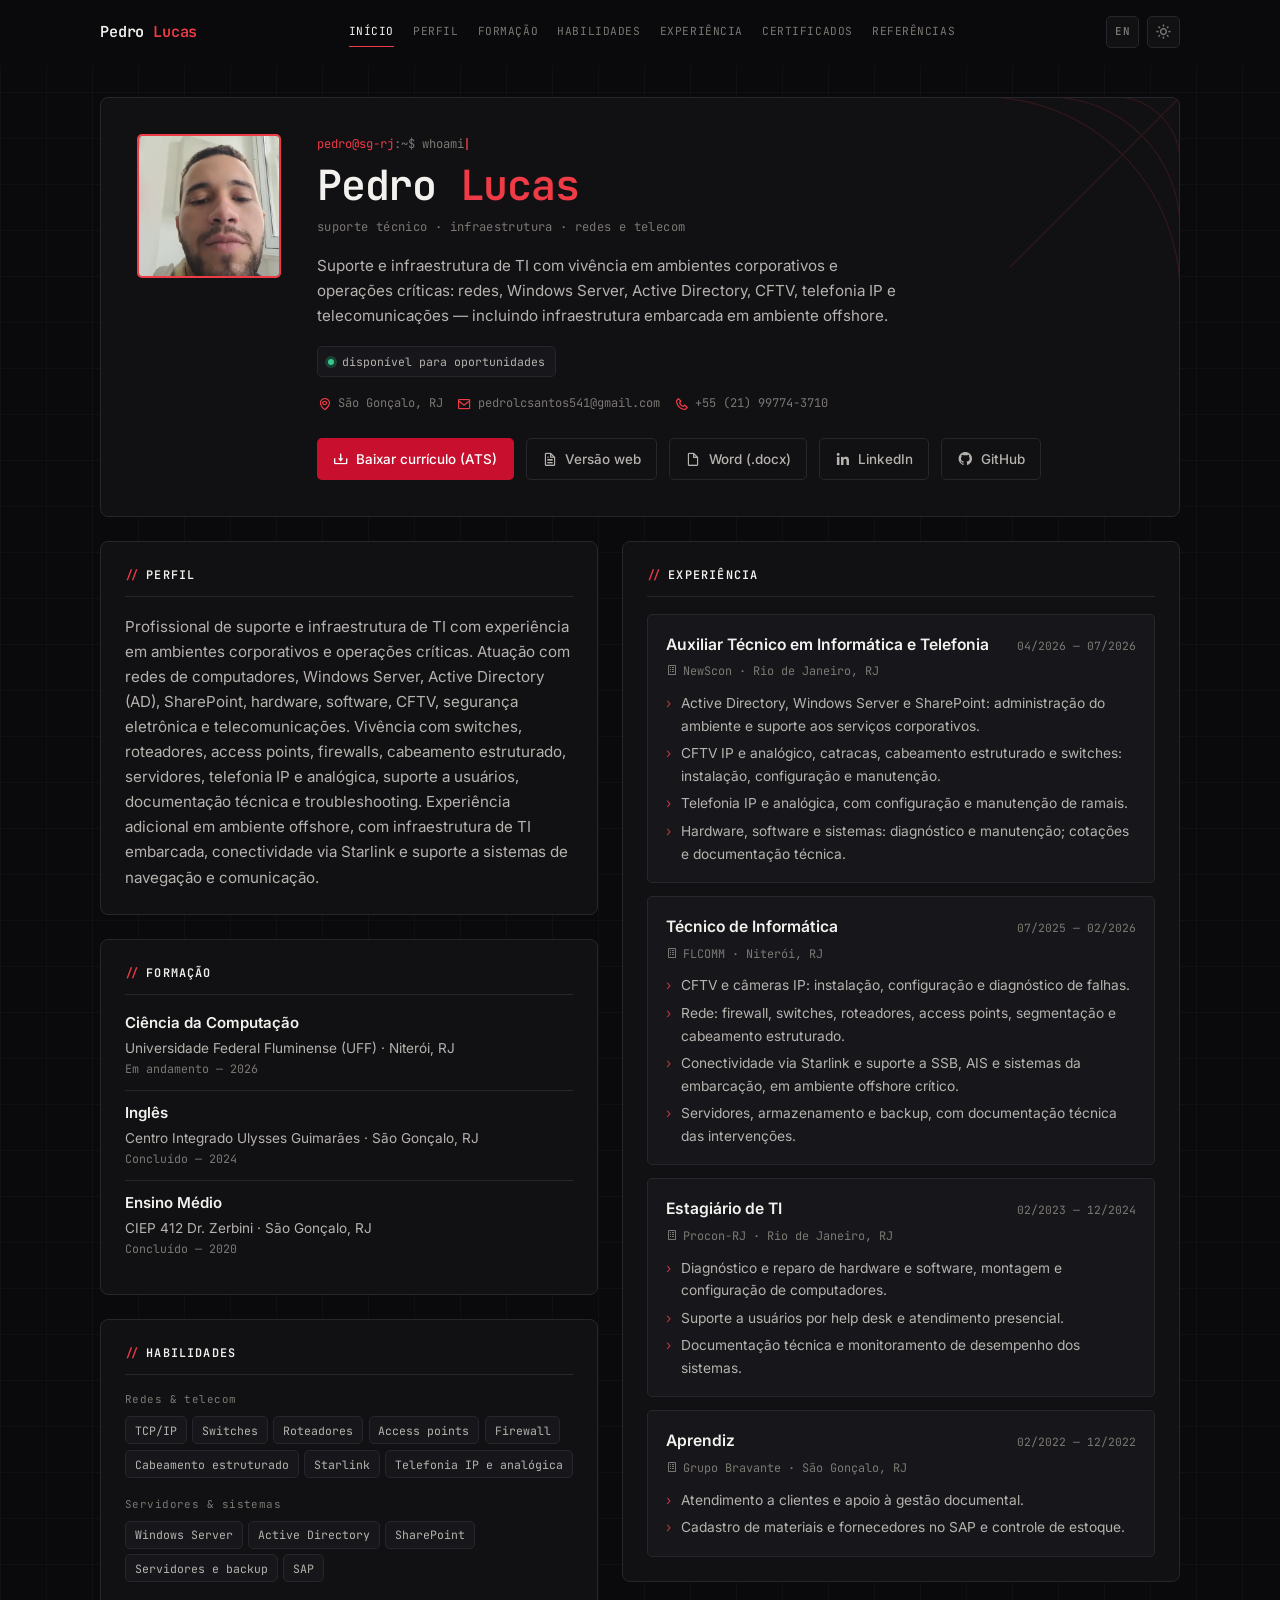
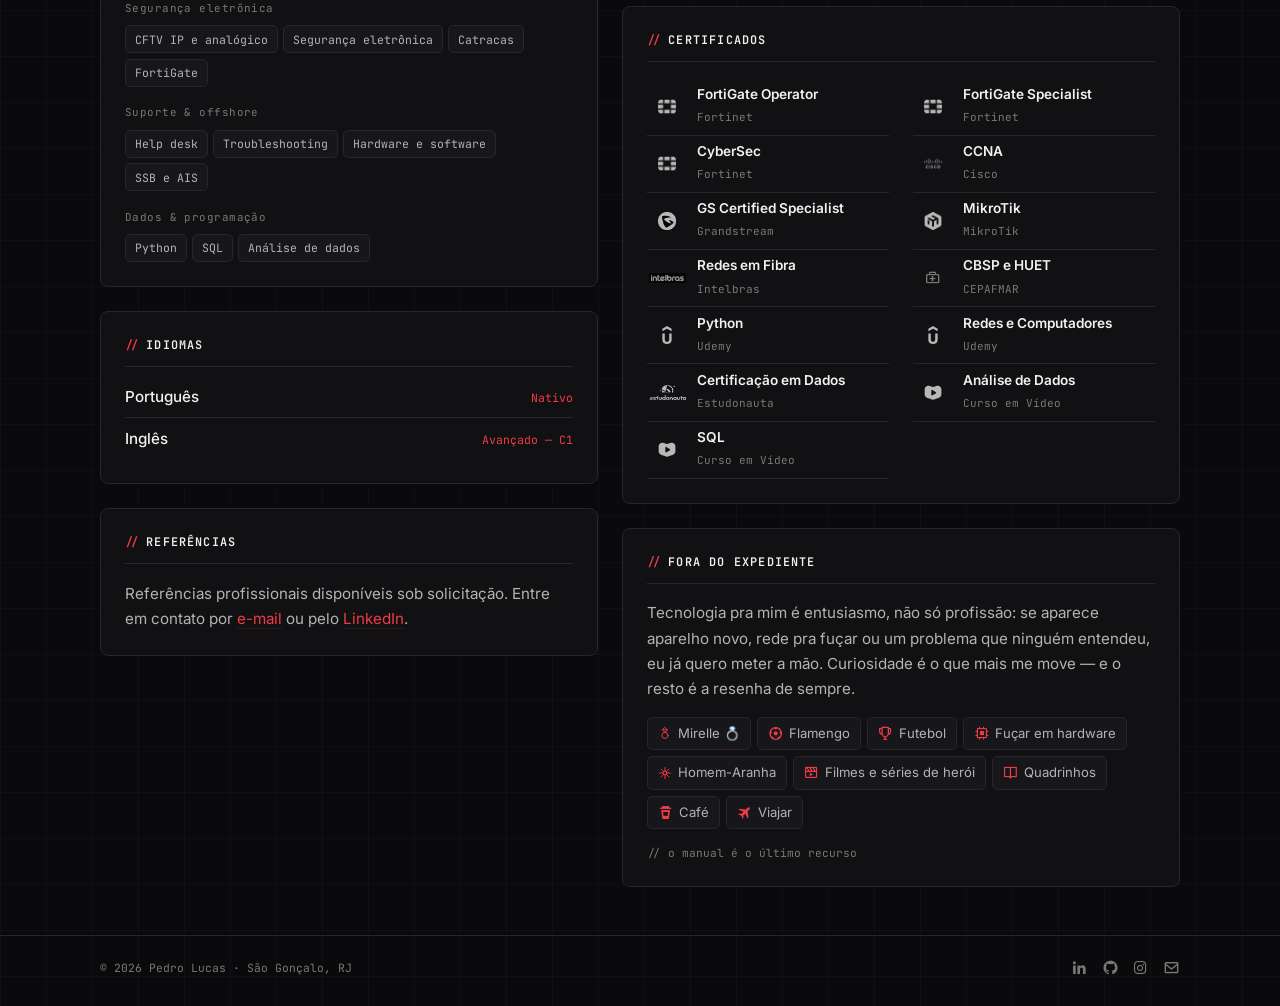
<file: index.html>
<!DOCTYPE html>
<html lang="pt-BR">
<head>
    <meta charset="UTF-8">
    <meta name="viewport" content="width=device-width, initial-scale=1.0">
    <meta name="description" content="Currículo de Pedro Lucas — Suporte Técnico, Infraestrutura de TI, Redes e Telecomunicações. São Gonçalo, RJ.">
    <meta name="theme-color" content="#0a0a0c">

    <title>Pedro Lucas — Suporte Técnico e Infraestrutura de TI</title>

    <!-- LINK PREVIEW (LinkedIn, WhatsApp, Slack…) -->
    <meta property="og:type" content="profile">
    <meta property="og:site_name" content="Pedro Lucas">
    <meta property="og:locale" content="pt_BR">
    <meta property="og:locale:alternate" content="en_US">
    <meta property="og:title" content="Pedro Lucas — Suporte Técnico e Infraestrutura de TI">
    <meta property="og:description" content="Redes, Windows Server, Active Directory, CFTV e telefonia IP. Suporte e infraestrutura de TI em ambientes corporativos e operações críticas.">
    <meta property="og:url" content="https://pedruscocrf.github.io/pedrusco.github.io/">
    <meta property="og:image" content="https://pedruscocrf.github.io/pedrusco.github.io/assets/img/og-image.jpg">
    <meta property="og:image:type" content="image/jpeg">
    <meta property="og:image:width" content="1200">
    <meta property="og:image:height" content="630">
    <meta property="og:image:alt" content="Pedro Lucas — suporte técnico e infraestrutura de TI">
    <meta property="profile:first_name" content="Pedro">
    <meta property="profile:last_name" content="Lucas">
    <meta name="twitter:card" content="summary_large_image">
    <meta name="twitter:title" content="Pedro Lucas — Suporte Técnico e Infraestrutura de TI">
    <meta name="twitter:description" content="Redes, Windows Server, Active Directory, CFTV e telefonia IP. Suporte e infraestrutura de TI em ambientes corporativos e operações críticas.">
    <meta name="twitter:image" content="https://pedruscocrf.github.io/pedrusco.github.io/assets/img/og-image.jpg">
    <meta name="twitter:image:alt" content="Pedro Lucas — suporte técnico e infraestrutura de TI">

    <!-- FONTS -->
    <link rel="preconnect" href="https://fonts.googleapis.com">
    <link rel="preconnect" href="https://fonts.gstatic.com" crossorigin>
    <link href="https://fonts.googleapis.com/css2?family=Inter:wght@400;500;600&family=JetBrains+Mono:wght@400;500;600&display=swap" rel="stylesheet">

    <!-- ICONS -->
    <link rel="stylesheet" href="https://cdn.jsdelivr.net/npm/boxicons@2.1.4/css/boxicons.min.css">

    <!-- CSS -->
    <link rel="stylesheet" href="assets/css/styles.css">

    <!-- FAVICON -->
    <link rel="icon" type="image/png" sizes="32x32" href="assets/img/favicon-32.png">
    <link rel="apple-touch-icon" sizes="180x180" href="assets/img/apple-touch-icon.png">
</head>
<body class="dark-theme" data-pdf-filename="Pedro-Lucas-Curriculo.pdf">
    <!-- HEADER -->
    <header class="header" id="header">
        <nav class="nav container">
            <a href="#home" class="nav__logo">Pedro <span>Lucas</span></a>

            <div class="nav__menu" id="nav-menu">
                <ul class="nav__list">
                    <li><a href="#home" class="nav__link active-link">Início</a></li>
                    <li><a href="#profile" class="nav__link">Perfil</a></li>
                    <li><a href="#education" class="nav__link">Formação</a></li>
                    <li><a href="#skills" class="nav__link">Habilidades</a></li>
                    <li><a href="#experience" class="nav__link">Experiência</a></li>
                    <li><a href="#certificate" class="nav__link">Certificados</a></li>
                    <li><a href="#references" class="nav__link">Referências</a></li>
                </ul>
                <button class="nav__close icon-btn" id="nav-close" aria-label="Fechar menu">
                    <i class='bx bx-x'></i>
                </button>
            </div>

            <div class="nav__actions">
                <a class="icon-btn lang-switch" href="en.html" hreflang="en" lang="en" title="English version" aria-label="Ver a versão em inglês">EN</a>
                <button class="icon-btn" id="theme-button" title="Alternar tema" aria-label="Alternar tema">
                    <i class='bx bx-moon' id="theme-icon"></i>
                </button>
                <button class="icon-btn nav__toggle" id="nav-toggle" aria-label="Abrir menu">
                    <i class='bx bx-menu'></i>
                </button>
            </div>
        </nav>
    </header>

    <main class="container" id="resume">
        <!-- HERO -->
        <section class="hero" id="home">
            <svg class="hero__web" viewBox="0 0 220 220" aria-hidden="true">
                <g fill="none" stroke="currentColor" stroke-width="1">
                    <path d="M220 0 L0 0 M220 0 L64 156 M220 0 L220 220"/>
                    <path d="M160 0 A60 60 0 0 1 220 60"/>
                    <path d="M100 0 A120 120 0 0 1 220 120"/>
                    <path d="M40 0 A180 180 0 0 1 220 180"/>
                </g>
            </svg>

            <div class="hero__photo">
                <img src="assets/img/pedro.webp" alt="Foto de Pedro Lucas" class="hero__img"
                     width="405" height="405" fetchpriority="high" decoding="async">
            </div>

            <div class="hero__content">
                <p class="hero__prompt"><span>pedro@sg-rj</span>:~$ whoami</p>
                <h1 class="hero__title">Pedro <b>Lucas</b></h1>
                <p class="hero__role">suporte técnico · infraestrutura · redes e telecom</p>
                <p class="hero__text">
                    Suporte e infraestrutura de TI com vivência em ambientes corporativos e operações
                    críticas: redes, Windows Server, Active Directory, CFTV, telefonia IP e
                    telecomunicações — incluindo infraestrutura embarcada em ambiente offshore.
                </p>

                <p class="hero__status"><span class="hero__dot"></span> disponível para oportunidades</p>

                <div class="hero__chips">
                    <span class="chip"><i class='bx bx-map'></i> São Gonçalo, RJ</span>
                    <a class="chip" href="mailto:pedrolcsantos541@gmail.com"><i class='bx bx-envelope'></i> pedrolcsantos541@gmail.com</a>
                    <a class="chip" href="tel:+5521997743710"><i class='bx bx-phone'></i> +55 (21) 99774-3710</a>
                </div>

                <div class="hero__actions">
                    <a class="btn btn--primary" id="resume-button" href="assets/curriculo-pedro-lucas-ats.pdf" download="Curriculo-Pedro-Lucas-Almeida.pdf">
                        <i class='bx bx-download'></i> Baixar currículo (ATS)
                    </a>
                    <button class="btn btn--ghost" id="resume-button-web" title="Baixar a versão visual, igual ao site">
                        <i class='bx bx-file'></i> Versão web
                    </button>
                    <a class="btn btn--ghost" href="assets/curriculo-pedro-lucas-ats.docx" download="Curriculo-Pedro-Lucas-Almeida.docx" title="Para portais que só aceitam Word">
                        <i class='bx bx-file-blank'></i> Word (.docx)
                    </a>
                    <a class="btn btn--ghost" href="https://www.linkedin.com/in/pedro-lucas-b03024219/" target="_blank" rel="noopener">
                        <i class='bx bxl-linkedin'></i> LinkedIn
                    </a>
                    <a class="btn btn--ghost" href="https://github.com/PedruscoCRF" target="_blank" rel="noopener">
                        <i class='bx bxl-github'></i> GitHub
                    </a>
                </div>
            </div>
        </section>

        <div class="layout">
            <!-- COLUNA ESQUERDA -->
            <div class="layout__col">
                <!-- PERFIL -->
                <section class="card section" id="profile">
                    <h2 class="card__title">Perfil</h2>
                    <p class="card__text">
                        Profissional de suporte e infraestrutura de TI com experiência em ambientes
                        corporativos e operações críticas. Atuação com redes de computadores, Windows Server,
                        Active Directory (AD), SharePoint, hardware, software, CFTV, segurança eletrônica e
                        telecomunicações. Vivência com switches, roteadores, access points, firewalls,
                        cabeamento estruturado, servidores, telefonia IP e analógica, suporte a usuários,
                        documentação técnica e troubleshooting. Experiência adicional em ambiente offshore,
                        com infraestrutura de TI embarcada, conectividade via Starlink e suporte a sistemas
                        de navegação e comunicação.
                    </p>
                </section>

                <!-- EDUCAÇÃO -->
                <section class="card section" id="education">
                    <h2 class="card__title">Formação</h2>
                    <ul class="timeline">
                        <li class="timeline__item">
                            <span class="timeline__dot"></span>
                            <div class="timeline__body">
                                <h3 class="timeline__title">Ciência da Computação</h3>
                                <span class="timeline__place">Universidade Federal Fluminense (UFF) · Niterói, RJ</span>
                                <span class="timeline__year">Em andamento — 2026</span>
                            </div>
                        </li>
                        <li class="timeline__item">
                            <span class="timeline__dot"></span>
                            <div class="timeline__body">
                                <h3 class="timeline__title">Inglês</h3>
                                <span class="timeline__place">Centro Integrado Ulysses Guimarães · São Gonçalo, RJ</span>
                                <span class="timeline__year">Concluído — 2024</span>
                            </div>
                        </li>
                        <li class="timeline__item timeline__item--last">
                            <span class="timeline__dot"></span>
                            <div class="timeline__body">
                                <h3 class="timeline__title">Ensino Médio</h3>
                                <span class="timeline__place">CIEP 412 Dr. Zerbini · São Gonçalo, RJ</span>
                                <span class="timeline__year">Concluído — 2020</span>
                            </div>
                        </li>
                    </ul>
                </section>

                <!-- SKILLS -->
                <section class="card section" id="skills">
                    <h2 class="card__title">Habilidades</h2>

                    <div class="skill-group">
                    <h3 class="card__subtitle">Redes &amp; telecom</h3>
                    <div class="tags">
                        <span class="tag">TCP/IP</span>
                        <span class="tag">Switches</span>
                        <span class="tag">Roteadores</span>
                        <span class="tag">Access points</span>
                        <span class="tag">Firewall</span>
                        <span class="tag">Cabeamento estruturado</span>
                        <span class="tag">Starlink</span>
                        <span class="tag">Telefonia IP e analógica</span>
                    </div>
                    </div>

                    <div class="skill-group">
                    <h3 class="card__subtitle">Servidores &amp; sistemas</h3>
                    <div class="tags">
                        <span class="tag">Windows Server</span>
                        <span class="tag">Active Directory</span>
                        <span class="tag">SharePoint</span>
                        <span class="tag">Servidores e backup</span>
                        <span class="tag">SAP</span>
                    </div>
                    </div>

                    <div class="skill-group">
                    <h3 class="card__subtitle">Segurança eletrônica</h3>
                    <div class="tags">
                        <span class="tag">CFTV IP e analógico</span>
                        <span class="tag">Segurança eletrônica</span>
                        <span class="tag">Catracas</span>
                        <span class="tag">FortiGate</span>
                    </div>
                    </div>

                    <div class="skill-group">
                    <h3 class="card__subtitle">Suporte &amp; offshore</h3>
                    <div class="tags">
                        <span class="tag">Help desk</span>
                        <span class="tag">Troubleshooting</span>
                        <span class="tag">Hardware e software</span>
                        <span class="tag">SSB e AIS</span>
                    </div>
                    </div>

                    <div class="skill-group">
                    <h3 class="card__subtitle">Dados &amp; programação</h3>
                    <div class="tags">
                        <span class="tag">Python</span>
                        <span class="tag">SQL</span>
                        <span class="tag">Análise de dados</span>
                    </div>
                    </div>
                </section>

                <!-- IDIOMAS -->
                <section class="card section" id="languages">
                    <h2 class="card__title">Idiomas</h2>
                    <ul class="language-list">
                        <li class="language">
                            <span class="language__name">Português</span>
                            <span class="language__level">Nativo</span>
                        </li>
                        <li class="language">
                            <span class="language__name">Inglês</span>
                            <span class="language__level">Avançado — C1</span>
                        </li>
                    </ul>
                </section>

                <!-- REFERÊNCIAS -->
                <section class="card section" id="references">
                    <h2 class="card__title">Referências</h2>
                    <p class="card__text">
                        Referências profissionais disponíveis sob solicitação.
                        Entre em contato por
                        <a href="mailto:pedrolcsantos541@gmail.com" class="link">e-mail</a>
                        ou pelo
                        <a href="https://www.linkedin.com/in/pedro-lucas-b03024219/" target="_blank" rel="noopener" class="link">LinkedIn</a>.
                    </p>
                </section>
            </div>

            <!-- COLUNA DIREITA -->
            <div class="layout__col">
                <!-- EXPERIÊNCIA -->
                <section class="card section" id="experience">
                    <h2 class="card__title">Experiência</h2>

                    <article class="job">
                        <div class="job__head">
                            <h3 class="job__title">Auxiliar Técnico em Informática e Telefonia</h3>
                            <span class="job__period">04/2026 — 07/2026</span>
                        </div>
                        <span class="job__company">
                            <i class='bx bx-building'></i> NewScon · Rio de Janeiro, RJ
                        </span>
                        <ul class="job__list">
                            <li>Active Directory, Windows Server e SharePoint: administração do ambiente e suporte aos serviços corporativos.</li>
                            <li>CFTV IP e analógico, catracas, cabeamento estruturado e switches: instalação, configuração e manutenção.</li>
                            <li>Telefonia IP e analógica, com configuração e manutenção de ramais.</li>
                            <li>Hardware, software e sistemas: diagnóstico e manutenção; cotações e documentação técnica.</li>
                        </ul>
                    </article>

                    <article class="job">
                        <div class="job__head">
                            <h3 class="job__title">Técnico de Informática</h3>
                            <span class="job__period">07/2025 — 02/2026</span>
                        </div>
                        <span class="job__company">
                            <i class='bx bx-building'></i> FLCOMM · Niterói, RJ
                        </span>
                        <ul class="job__list">
                            <li>CFTV e câmeras IP: instalação, configuração e diagnóstico de falhas.</li>
                            <li>Rede: firewall, switches, roteadores, access points, segmentação e cabeamento estruturado.</li>
                            <li>Conectividade via Starlink e suporte a SSB, AIS e sistemas da embarcação, em ambiente offshore crítico.</li>
                            <li>Servidores, armazenamento e backup, com documentação técnica das intervenções.</li>
                        </ul>
                    </article>

                    <article class="job">
                        <div class="job__head">
                            <h3 class="job__title">Estagiário de TI</h3>
                            <span class="job__period">02/2023 — 12/2024</span>
                        </div>
                        <a class="job__company" href="http://www.procon.rj.gov.br" target="_blank" rel="noopener">
                            <i class='bx bx-building'></i> Procon-RJ · Rio de Janeiro, RJ
                        </a>
                        <ul class="job__list">
                            <li>Diagnóstico e reparo de hardware e software, montagem e configuração de computadores.</li>
                            <li>Suporte a usuários por help desk e atendimento presencial.</li>
                            <li>Documentação técnica e monitoramento de desempenho dos sistemas.</li>
                        </ul>
                    </article>

                    <article class="job">
                        <div class="job__head">
                            <h3 class="job__title">Aprendiz</h3>
                            <span class="job__period">02/2022 — 12/2022</span>
                        </div>
                        <a class="job__company" href="https://bravante.com.br" target="_blank" rel="noopener">
                            <i class='bx bx-building'></i> Grupo Bravante · São Gonçalo, RJ
                        </a>
                        <ul class="job__list">
                            <li>Atendimento a clientes e apoio à gestão documental.</li>
                            <li>Cadastro de materiais e fornecedores no SAP e controle de estoque.</li>
                        </ul>
                    </article>
                </section>

                <!-- CERTIFICADOS -->
                <section class="card section" id="certificate">
                    <h2 class="card__title">Certificados</h2>
                    <ul class="certificates">
                        <li class="certificate">
                            <span class="certificate__icon certificate__icon--logo"><img class="certificate__logo" src="assets/img/logos/fortinet.png" alt="Fortinet"></span>
                            <div>
                                <h3 class="certificate__title">FortiGate Operator</h3>
                                <span class="certificate__meta">Fortinet</span>
                            </div>
                        </li>
                        <li class="certificate">
                            <span class="certificate__icon certificate__icon--logo"><img class="certificate__logo" src="assets/img/logos/fortinet.png" alt="Fortinet"></span>
                            <div>
                                <h3 class="certificate__title">FortiGate Specialist</h3>
                                <span class="certificate__meta">Fortinet</span>
                            </div>
                        </li>
                        <li class="certificate">
                            <span class="certificate__icon certificate__icon--logo"><img class="certificate__logo" src="assets/img/logos/fortinet.png" alt="Fortinet"></span>
                            <div>
                                <h3 class="certificate__title">CyberSec</h3>
                                <span class="certificate__meta">Fortinet</span>
                            </div>
                        </li>
                        <li class="certificate">
                            <span class="certificate__icon certificate__icon--logo"><img class="certificate__logo" src="assets/img/logos/cisco.png" alt="Cisco"></span>
                            <div>
                                <h3 class="certificate__title">CCNA</h3>
                                <span class="certificate__meta">Cisco</span>
                            </div>
                        </li>
                        <li class="certificate">
                            <span class="certificate__icon certificate__icon--logo"><img class="certificate__logo" src="assets/img/logos/grandstream.png" alt="Grandstream"></span>
                            <div>
                                <h3 class="certificate__title">GS Certified Specialist</h3>
                                <span class="certificate__meta">Grandstream</span>
                            </div>
                        </li>
                        <li class="certificate">
                            <span class="certificate__icon certificate__icon--logo"><img class="certificate__logo" src="assets/img/logos/mikrotik.png" alt="MikroTik"></span>
                            <div>
                                <h3 class="certificate__title">MikroTik</h3>
                                <span class="certificate__meta">MikroTik</span>
                            </div>
                        </li>
                        <li class="certificate">
                            <span class="certificate__icon certificate__icon--logo"><img class="certificate__logo" src="assets/img/logos/intelbras.png" alt="Intelbras"></span>
                            <div>
                                <h3 class="certificate__title">Redes em Fibra</h3>
                                <span class="certificate__meta">Intelbras</span>
                            </div>
                        </li>
                        <li class="certificate">
                            <i class='bx bx-first-aid certificate__icon'></i>
                            <div>
                                <h3 class="certificate__title">CBSP e HUET</h3>
                                <span class="certificate__meta">CEPAFMAR</span>
                            </div>
                        </li>
                        <li class="certificate">
                            <span class="certificate__icon certificate__icon--logo"><img class="certificate__logo" src="assets/img/logos/udemy.svg" alt="Udemy"></span>
                            <div>
                                <h3 class="certificate__title">Python</h3>
                                <span class="certificate__meta">Udemy</span>
                            </div>
                        </li>
                        <li class="certificate">
                            <span class="certificate__icon certificate__icon--logo"><img class="certificate__logo" src="assets/img/logos/udemy.svg" alt="Udemy"></span>
                            <div>
                                <h3 class="certificate__title">Redes e Computadores</h3>
                                <span class="certificate__meta">Udemy</span>
                            </div>
                        </li>
                        <li class="certificate">
                            <span class="certificate__icon certificate__icon--logo"><img class="certificate__logo" src="assets/img/logos/estudonauta.png" alt="Estudonauta"></span>
                            <div>
                                <h3 class="certificate__title">Certificação em Dados</h3>
                                <span class="certificate__meta">Estudonauta</span>
                            </div>
                        </li>
                        <li class="certificate">
                            <span class="certificate__icon certificate__icon--logo"><img class="certificate__logo" src="assets/img/logos/cursoemvideo.png" alt="Curso em Vídeo"></span>
                            <div>
                                <h3 class="certificate__title">Análise de Dados</h3>
                                <span class="certificate__meta">Curso em Vídeo</span>
                            </div>
                        </li>
                        <li class="certificate">
                            <span class="certificate__icon certificate__icon--logo"><img class="certificate__logo" src="assets/img/logos/cursoemvideo.png" alt="Curso em Vídeo"></span>
                            <div>
                                <h3 class="certificate__title">SQL</h3>
                                <span class="certificate__meta">Curso em Vídeo</span>
                            </div>
                        </li>
                    </ul>
                </section>

                <!-- INTERESSES -->
                <section class="card section" id="interests">
                    <h2 class="card__title">Fora do expediente</h2>
                    <p class="card__text interests__lead">
                        Tecnologia pra mim é entusiasmo, não só profissão: se aparece aparelho novo,
                        rede pra fuçar ou um problema que ninguém entendeu, eu já quero meter a mão.
                        Curiosidade é o que mais me move — e o resto é a resenha de sempre.
                    </p>
                    <div class="interests">
                        <div class="interest">
                            <svg class="interest__icon" viewBox="0 0 24 24" fill="none" stroke="currentColor" stroke-width="1.6" stroke-linecap="round" stroke-linejoin="round" aria-hidden="true">
                                <path d="M12 2.8 16.2 6.6 12 11 7.8 6.6Z" />
                                <circle cx="12" cy="16.1" r="5.3" />
                                <path d="M7.8 6.6h8.4" />
                            </svg>
                            <span>Mirelle 💍</span>
                        </div>
                        <div class="interest"><i class='bx bx-football'></i><span>Flamengo</span></div>
                        <div class="interest"><i class='bx bx-trophy'></i><span>Futebol</span></div>
                        <div class="interest"><i class='bx bx-chip'></i><span>Fuçar em hardware</span></div>
                        <div class="interest">
                            <svg class="interest__icon" viewBox="0 0 24 24" fill="none" stroke="currentColor" stroke-width="1.6" stroke-linecap="round" aria-hidden="true">
                                <circle cx="12" cy="12" r="3.2" />
                                <path d="M12 2.5v6.3M12 15.2v6.3M2.5 12h6.3M15.2 12h6.3M5.4 5.4l4.5 4.5M14.1 14.1l4.5 4.5M18.6 5.4l-4.5 4.5M9.9 14.1l-4.5 4.5" />
                            </svg>
                            <span>Homem-Aranha</span>
                        </div>
                        <div class="interest"><i class='bx bx-movie-play'></i><span>Filmes e séries de herói</span></div>
                        <div class="interest"><i class='bx bx-book-open'></i><span>Quadrinhos</span></div>
                        <div class="interest"><i class='bx bxs-coffee-togo'></i><span>Café</span></div>
                        <div class="interest"><i class='bx bxs-plane-alt'></i><span>Viajar</span></div>
                    </div>
                    <p class="interests__note">// o manual é o último recurso</p>
                </section>

            </div>
        </div>
    </main>

    <!-- FOOTER -->
    <footer class="footer">
        <div class="container footer__inner">
            <p>© <span id="year">2026</span> Pedro Lucas · São Gonçalo, RJ</p>
            <div class="footer__social">
                <a href="https://www.linkedin.com/in/pedro-lucas-b03024219/" target="_blank" rel="noopener" aria-label="LinkedIn"><i class='bx bxl-linkedin'></i></a>
                <a href="https://github.com/PedruscoCRF" target="_blank" rel="noopener" aria-label="GitHub"><i class='bx bxl-github'></i></a>
                <a href="https://instagram.com/pedrusco.atl/" target="_blank" rel="noopener" aria-label="Instagram"><i class='bx bxl-instagram'></i></a>
                <a href="mailto:pedrolcsantos541@gmail.com" aria-label="E-mail"><i class='bx bx-envelope'></i></a>
            </div>
        </div>
    </footer>

    <!-- SCROLL TOP -->
    <a href="#home" class="scrolltop" id="scrolltop" aria-label="Voltar ao topo">
        <i class='bx bx-up-arrow-alt'></i>
    </a>

    <!-- CURRÍCULO ATS (visível somente na impressão / download em PDF) -->
    <section class="ats-resume" id="ats-resume" aria-hidden="true">
        <header class="ats-head">
            <h1>Pedro Lucas Martins dos Santos Almeida</h1>
            <p class="ats-role">Suporte Técnico | Infraestrutura de TI | Redes e Telecomunicações</p>
            <p class="ats-contact">São Gonçalo - RJ | (21) 99774-3710 | pedrolcsantos541@gmail.com</p>
            <p class="ats-contact">
                <a href="https://www.linkedin.com/in/pedro-lucas-b03024219/">linkedin.com/in/pedro-lucas-b03024219</a> |
                <a href="https://github.com/PedruscoCRF">github.com/PedruscoCRF</a> |
                <a href="https://pedruscocrf.github.io/pedrusco.github.io/">pedruscocrf.github.io/pedrusco.github.io</a>
            </p>
        </header>

        <h2>Resumo Profissional</h2>
        <p>
            Profissional de Suporte e Infraestrutura de TI com experiência em ambientes corporativos e
            operações críticas. Atuação com redes de computadores, Windows Server, Active Directory (AD),
            SharePoint, hardware, software, CFTV, segurança eletrônica e telecomunicações. Vivência com
            switches, roteadores, access points, firewalls, cabeamento estruturado, servidores, telefonia IP
            e analógica, suporte a usuários, documentação técnica e troubleshooting. Experiência adicional em
            ambiente offshore, com infraestrutura de TI embarcada, conectividade via Starlink e suporte a
            sistemas de navegação e comunicação, incluindo SSB e AIS.
        </p>

        <h2>Competências Técnicas</h2>
        <p>
            Active Directory (AD) | Windows Server | SharePoint | Redes TCP/IP | Switches | Roteadores |
            Access Points | Firewall | Cabeamento Estruturado | CFTV IP/Analógico | Segurança Eletrônica |
            Telefonia IP/Analógica | Starlink | Servidores | Hardware e Software | Help Desk |
            Troubleshooting | SAP | SSB | AIS
        </p>

        <h2>Experiência Profissional</h2>

        <div class="ats-job">
            <h3>Auxiliar Técnico em Informática e Telefonia</h3>
            <p class="ats-meta">04/2026 - 07/2026 | NEWSCON - Rio de Janeiro - RJ</p>
            <ul>
                <li>Administração e manutenção de Active Directory (AD), Windows Server e SharePoint, com suporte à infraestrutura e aos serviços corporativos.</li>
                <li>Diagnóstico e manutenção de hardware e software, instalação e configuração de sistemas e aplicações.</li>
                <li>Elaboração de cotações, documentos e especificações técnicas para equipamentos, serviços e soluções de TI.</li>
                <li>Instalação e configuração de CFTV IP e analógico, catracas, segurança eletrônica, cabeamento estruturado e switches.</li>
                <li>Instalação e suporte de telefonia IP e analógica, incluindo configuração e manutenção de ramais.</li>
            </ul>
        </div>

        <div class="ats-job">
            <h3>Técnico de Informática</h3>
            <p class="ats-meta">07/2025 - 02/2026 | FLCOMM - Niterói - RJ</p>
            <ul>
                <li>Instalação, configuração e manutenção de CFTV e câmeras IP, com diagnóstico de falhas, ajustes de rede e suporte operacional.</li>
                <li>Suporte à infraestrutura de rede: firewall, cabeamento estruturado, switches, roteadores, access points e segmentação.</li>
                <li>Configuração, monitoramento e suporte de conectividade via Starlink e outros sistemas de comunicação satelital.</li>
                <li>Gerenciamento básico de servidores, serviços de rede, armazenamento e rotinas de backup.</li>
                <li>Suporte a SSB, AIS e sistemas auxiliares integrados à rede da embarcação; troubleshooting de hardware, software e rede em ambiente crítico.</li>
                <li>Documentação técnica de configurações, topologias e intervenções realizadas.</li>
            </ul>
        </div>

        <div class="ats-job">
            <h3>Estagiário de TI</h3>
            <p class="ats-meta">02/2023 - 12/2024 | Procon-RJ - Rio de Janeiro - RJ</p>
            <ul>
                <li>Diagnóstico de problemas em equipamentos de informática e resolução de falhas de hardware e software.</li>
                <li>Montagem e configuração de computadores, sistemas operacionais e aplicativos.</li>
                <li>Suporte técnico a usuários, atendimento presencial e instalação/configuração de ferramentas via help desk.</li>
                <li>Elaboração de documentação técnica e monitoramento de desempenho de sistemas.</li>
            </ul>
        </div>

        <div class="ats-job">
            <h3>Aprendiz</h3>
            <p class="ats-meta">02/2022 - 12/2022 | Grupo Bravante - São Gonçalo - RJ</p>
            <ul>
                <li>Atendimento a clientes, apoio à gestão documental e rotinas administrativas.</li>
                <li>Gestão e cadastro de materiais e fornecedores no SAP, além de controle de estoque.</li>
            </ul>
        </div>

        <h2>Formação Acadêmica</h2>
        <ul>
            <li>Ciência da Computação - Em andamento (2026) | Universidade Federal Fluminense (UFF) - Niterói, RJ</li>
            <li>Inglês - Concluído (2024) | Centro Integrado Ulysses Guimarães - São Gonçalo, RJ</li>
            <li>Ensino Médio - Concluído (2020) | CIEP 412 Dr. Zerbini - São Gonçalo, RJ</li>
        </ul>

        <h2>Certificações e Cursos</h2>
        <p>
            FortiGate Operator (Fortinet) | FortiGate Specialist (Fortinet) | CyberSec (Fortinet) |
            CCNA (Cisco) | GS Certified Specialist (Grandstream) | MikroTik | Redes em Fibra (Intelbras) |
            CBSP e HUET (CEPAFMAR) | Python (Udemy) | Redes e Computadores (Udemy) |
            Certificação em Dados (Estudonauta) | Análise de Dados (Curso em Vídeo) | SQL (Curso em Vídeo)
        </p>

        <h2>Idiomas</h2>
        <p>Inglês - Avançado (C1)</p>
    </section>

    <!-- MAIN JS (carrega o html2pdf sob demanda) -->
    <script src="assets/js/main.js"></script>
</body>
</html>
</file>
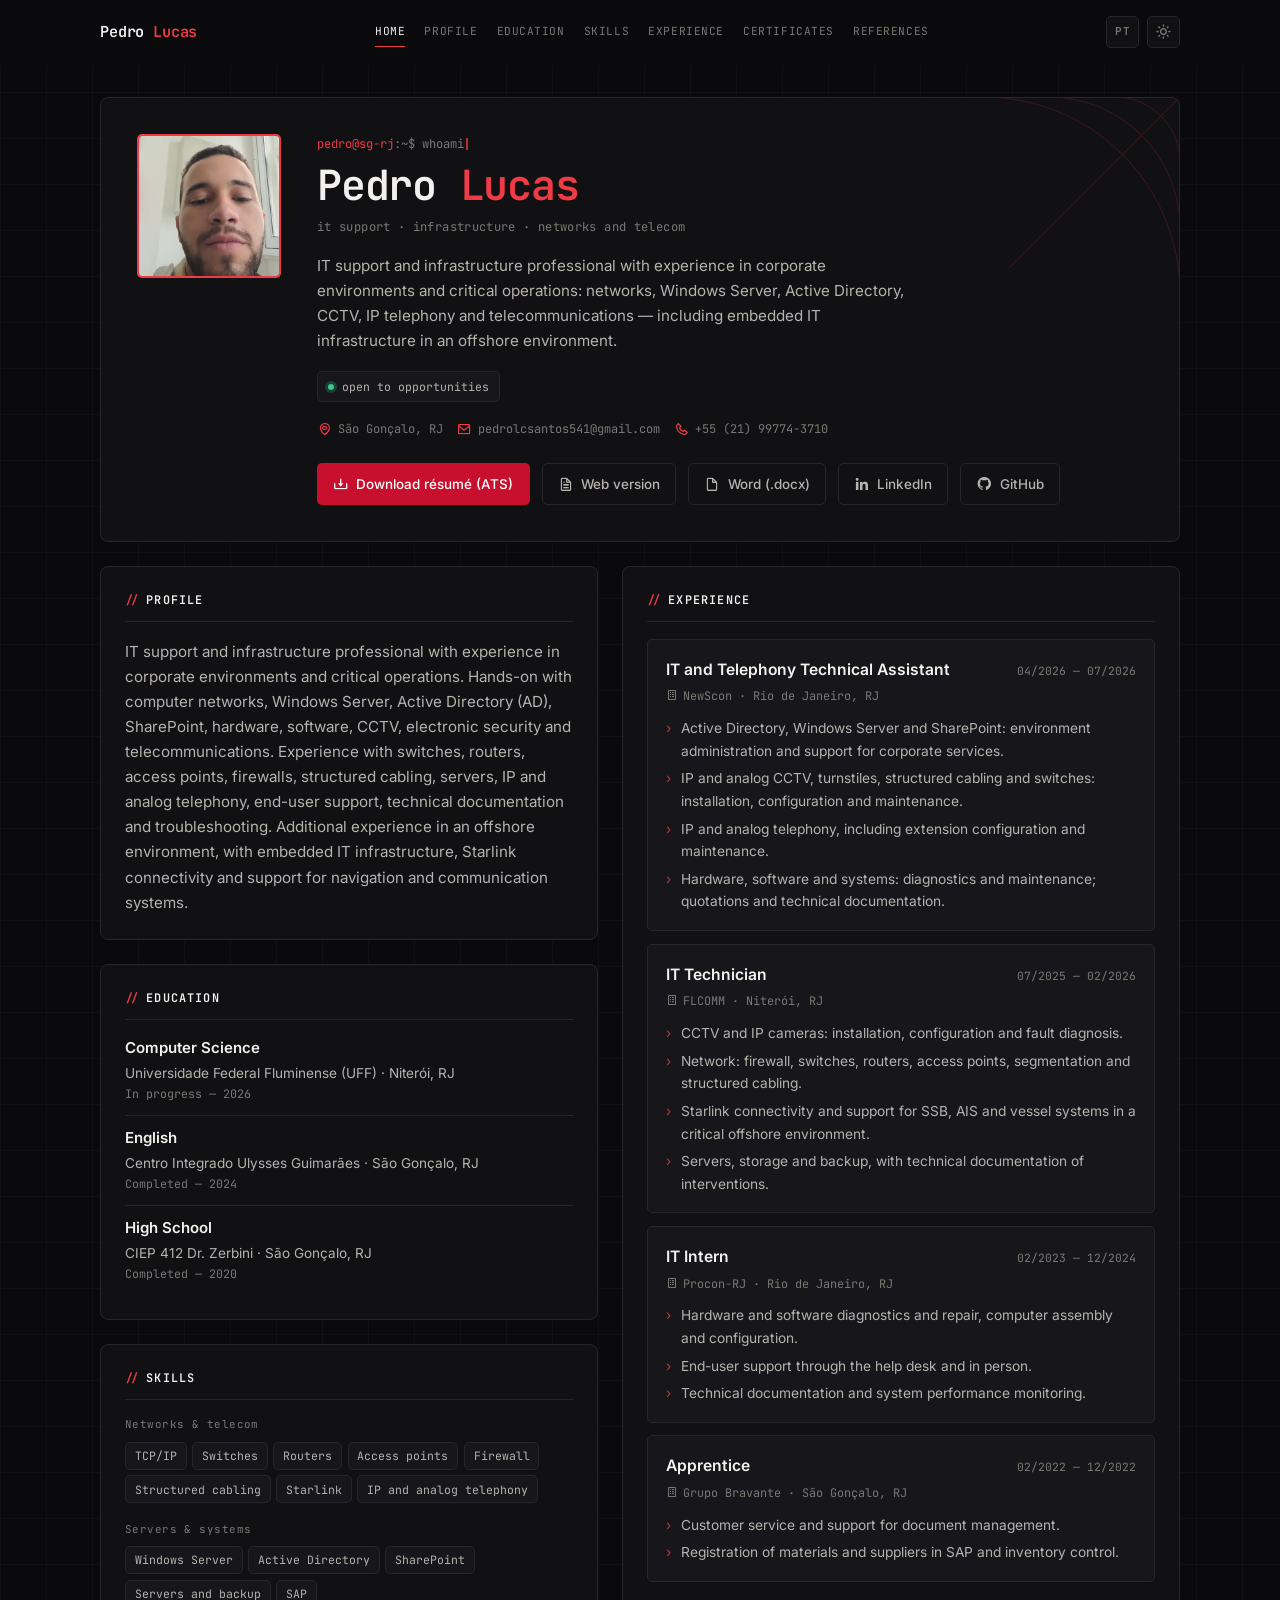
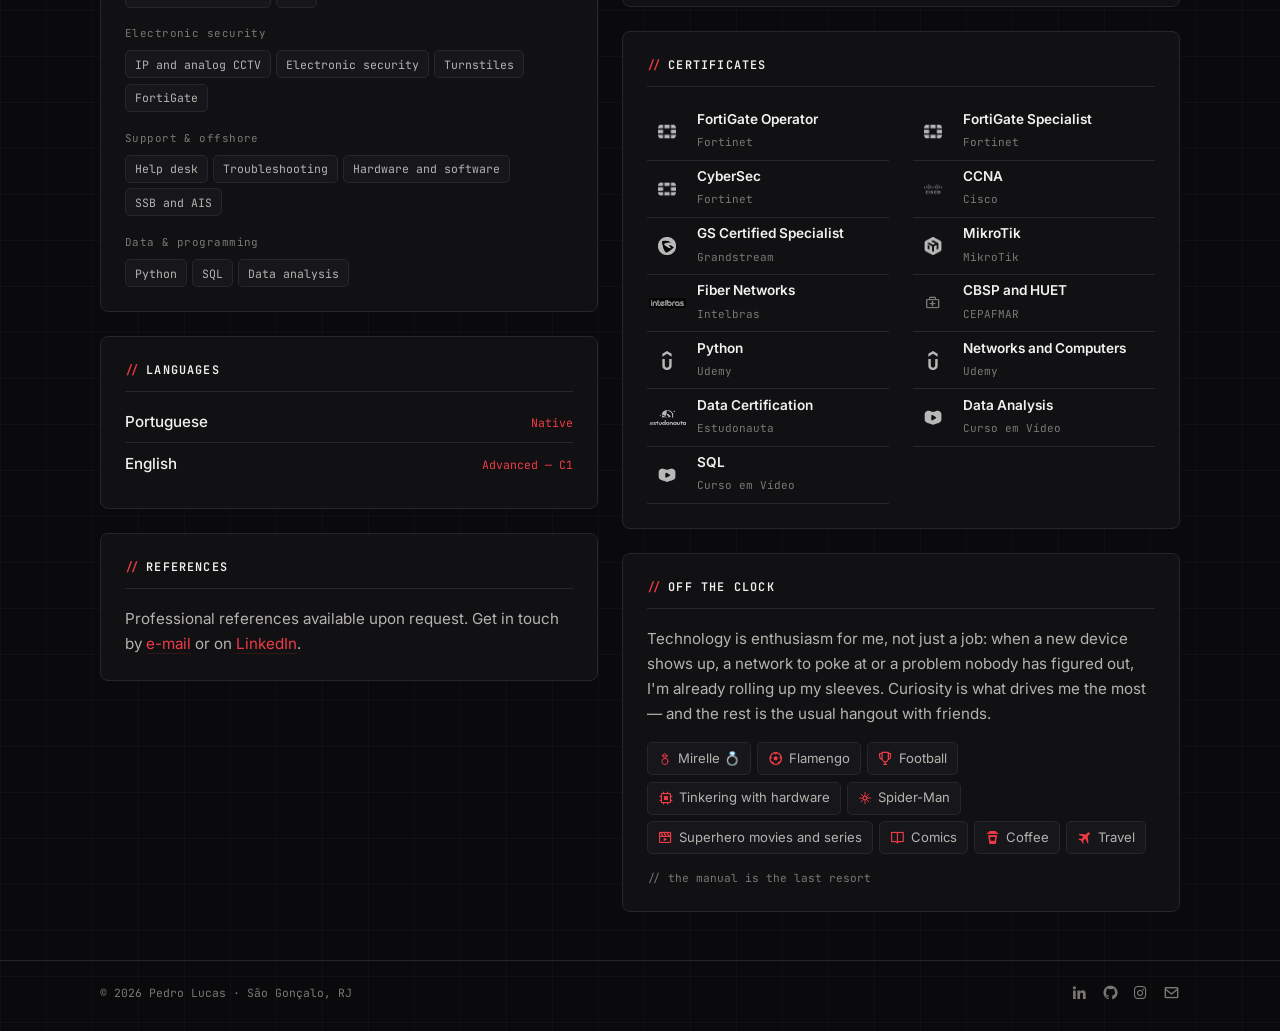
<file: en.html>
<!DOCTYPE html>
<html lang="en">
<head>
    <meta charset="UTF-8">
    <meta name="viewport" content="width=device-width, initial-scale=1.0">
    <meta name="description" content="Pedro Lucas — IT Support, IT Infrastructure, Networks and Telecommunications. São Gonçalo, RJ, Brazil.">
    <meta name="theme-color" content="#0a0a0c">

    <title>Pedro Lucas — IT Support and Infrastructure</title>

    <!-- LINK PREVIEW (LinkedIn, WhatsApp, Slack…) -->
    <meta property="og:type" content="profile">
    <meta property="og:site_name" content="Pedro Lucas">
    <meta property="og:locale" content="en_US">
    <meta property="og:locale:alternate" content="pt_BR">
    <meta property="og:title" content="Pedro Lucas — IT Support and Infrastructure">
    <meta property="og:description" content="Networks, Windows Server, Active Directory, CCTV and IP telephony. IT support and infrastructure in corporate environments and critical operations.">
    <meta property="og:url" content="https://pedruscocrf.github.io/pedrusco.github.io/en.html">
    <meta property="og:image" content="https://pedruscocrf.github.io/pedrusco.github.io/assets/img/og-image-en.jpg">
    <meta property="og:image:type" content="image/jpeg">
    <meta property="og:image:width" content="1200">
    <meta property="og:image:height" content="630">
    <meta property="og:image:alt" content="Pedro Lucas — IT support and infrastructure">
    <meta property="profile:first_name" content="Pedro">
    <meta property="profile:last_name" content="Lucas">
    <meta name="twitter:card" content="summary_large_image">
    <meta name="twitter:title" content="Pedro Lucas — IT Support and Infrastructure">
    <meta name="twitter:description" content="Networks, Windows Server, Active Directory, CCTV and IP telephony. IT support and infrastructure in corporate environments and critical operations.">
    <meta name="twitter:image" content="https://pedruscocrf.github.io/pedrusco.github.io/assets/img/og-image-en.jpg">
    <meta name="twitter:image:alt" content="Pedro Lucas — IT support and infrastructure">

    <!-- FONTS -->
    <link rel="preconnect" href="https://fonts.googleapis.com">
    <link rel="preconnect" href="https://fonts.gstatic.com" crossorigin>
    <link href="https://fonts.googleapis.com/css2?family=Inter:wght@400;500;600&family=JetBrains+Mono:wght@400;500;600&display=swap" rel="stylesheet">

    <!-- ICONS -->
    <link rel="stylesheet" href="https://cdn.jsdelivr.net/npm/boxicons@2.1.4/css/boxicons.min.css">

    <!-- CSS -->
    <link rel="stylesheet" href="assets/css/styles.css">

    <!-- FAVICON -->
    <link rel="icon" type="image/png" sizes="32x32" href="assets/img/favicon-32.png">
    <link rel="apple-touch-icon" sizes="180x180" href="assets/img/apple-touch-icon.png">
</head>
<body class="dark-theme" data-pdf-filename="Pedro-Lucas-Resume.pdf">
    <!-- HEADER -->
    <header class="header" id="header">
        <nav class="nav container">
            <a href="#home" class="nav__logo">Pedro <span>Lucas</span></a>

            <div class="nav__menu" id="nav-menu">
                <ul class="nav__list">
                    <li><a href="#home" class="nav__link active-link">Home</a></li>
                    <li><a href="#profile" class="nav__link">Profile</a></li>
                    <li><a href="#education" class="nav__link">Education</a></li>
                    <li><a href="#skills" class="nav__link">Skills</a></li>
                    <li><a href="#experience" class="nav__link">Experience</a></li>
                    <li><a href="#certificate" class="nav__link">Certificates</a></li>
                    <li><a href="#references" class="nav__link">References</a></li>
                </ul>
                <button class="nav__close icon-btn" id="nav-close" aria-label="Close menu">
                    <i class='bx bx-x'></i>
                </button>
            </div>

            <div class="nav__actions">
                <a class="icon-btn lang-switch" href="index.html" hreflang="pt-BR" lang="pt-BR" title="Versão em português" aria-label="Ver versão em português">PT</a>
                <button class="icon-btn" id="theme-button" title="Toggle theme" aria-label="Toggle theme">
                    <i class='bx bx-moon' id="theme-icon"></i>
                </button>
                <button class="icon-btn nav__toggle" id="nav-toggle" aria-label="Open menu">
                    <i class='bx bx-menu'></i>
                </button>
            </div>
        </nav>
    </header>

    <main class="container" id="resume">
        <!-- HERO -->
        <section class="hero" id="home">
            <svg class="hero__web" viewBox="0 0 220 220" aria-hidden="true">
                <g fill="none" stroke="currentColor" stroke-width="1">
                    <path d="M220 0 L0 0 M220 0 L64 156 M220 0 L220 220"/>
                    <path d="M160 0 A60 60 0 0 1 220 60"/>
                    <path d="M100 0 A120 120 0 0 1 220 120"/>
                    <path d="M40 0 A180 180 0 0 1 220 180"/>
                </g>
            </svg>

            <div class="hero__photo">
                <img src="assets/img/pedro.webp" alt="Photo of Pedro Lucas" class="hero__img"
                     width="405" height="405" fetchpriority="high" decoding="async">
            </div>

            <div class="hero__content">
                <p class="hero__prompt"><span>pedro@sg-rj</span>:~$ whoami</p>
                <h1 class="hero__title">Pedro <b>Lucas</b></h1>
                <p class="hero__role">it support · infrastructure · networks and telecom</p>
                <p class="hero__text">
                    IT support and infrastructure professional with experience in corporate environments and
                    critical operations: networks, Windows Server, Active Directory, CCTV, IP telephony and
                    telecommunications — including embedded IT infrastructure in an offshore environment.
                </p>

                <p class="hero__status"><span class="hero__dot"></span> open to opportunities</p>

                <div class="hero__chips">
                    <span class="chip"><i class='bx bx-map'></i> São Gonçalo, RJ</span>
                    <a class="chip" href="mailto:pedrolcsantos541@gmail.com"><i class='bx bx-envelope'></i> pedrolcsantos541@gmail.com</a>
                    <a class="chip" href="tel:+5521997743710"><i class='bx bx-phone'></i> +55 (21) 99774-3710</a>
                </div>

                <div class="hero__actions">
                    <a class="btn btn--primary" id="resume-button" href="assets/curriculo-pedro-lucas-ats-en.pdf" download="Pedro-Lucas-Resume-ATS.pdf">
                        <i class='bx bx-download'></i> Download résumé (ATS)
                    </a>
                    <button class="btn btn--ghost" id="resume-button-web" title="Download the visual version, same as the site">
                        <i class='bx bx-file'></i> Web version
                    </button>
                    <a class="btn btn--ghost" href="assets/curriculo-pedro-lucas-ats-en.docx" download="Pedro-Lucas-Resume.docx" title="For portals that only accept Word files">
                        <i class='bx bx-file-blank'></i> Word (.docx)
                    </a>
                    <a class="btn btn--ghost" href="https://www.linkedin.com/in/pedro-lucas-b03024219/" target="_blank" rel="noopener">
                        <i class='bx bxl-linkedin'></i> LinkedIn
                    </a>
                    <a class="btn btn--ghost" href="https://github.com/PedruscoCRF" target="_blank" rel="noopener">
                        <i class='bx bxl-github'></i> GitHub
                    </a>
                </div>
            </div>
        </section>

        <div class="layout">
            <!-- LEFT COLUMN -->
            <div class="layout__col">
                <!-- PROFILE -->
                <section class="card section" id="profile">
                    <h2 class="card__title">Profile</h2>
                    <p class="card__text">
                        IT support and infrastructure professional with experience in corporate environments
                        and critical operations. Hands-on with computer networks, Windows Server, Active
                        Directory (AD), SharePoint, hardware, software, CCTV, electronic security and
                        telecommunications. Experience with switches, routers, access points, firewalls,
                        structured cabling, servers, IP and analog telephony, end-user support, technical
                        documentation and troubleshooting. Additional experience in an offshore environment,
                        with embedded IT infrastructure, Starlink connectivity and support for navigation and
                        communication systems.
                    </p>
                </section>

                <!-- EDUCATION -->
                <section class="card section" id="education">
                    <h2 class="card__title">Education</h2>
                    <ul class="timeline">
                        <li class="timeline__item">
                            <span class="timeline__dot"></span>
                            <div class="timeline__body">
                                <h3 class="timeline__title">Computer Science</h3>
                                <span class="timeline__place">Universidade Federal Fluminense (UFF) · Niterói, RJ</span>
                                <span class="timeline__year">In progress — 2026</span>
                            </div>
                        </li>
                        <li class="timeline__item">
                            <span class="timeline__dot"></span>
                            <div class="timeline__body">
                                <h3 class="timeline__title">English</h3>
                                <span class="timeline__place">Centro Integrado Ulysses Guimarães · São Gonçalo, RJ</span>
                                <span class="timeline__year">Completed — 2024</span>
                            </div>
                        </li>
                        <li class="timeline__item timeline__item--last">
                            <span class="timeline__dot"></span>
                            <div class="timeline__body">
                                <h3 class="timeline__title">High School</h3>
                                <span class="timeline__place">CIEP 412 Dr. Zerbini · São Gonçalo, RJ</span>
                                <span class="timeline__year">Completed — 2020</span>
                            </div>
                        </li>
                    </ul>
                </section>

                <!-- SKILLS -->
                <section class="card section" id="skills">
                    <h2 class="card__title">Skills</h2>

                    <div class="skill-group">
                    <h3 class="card__subtitle">Networks &amp; telecom</h3>
                    <div class="tags">
                        <span class="tag">TCP/IP</span>
                        <span class="tag">Switches</span>
                        <span class="tag">Routers</span>
                        <span class="tag">Access points</span>
                        <span class="tag">Firewall</span>
                        <span class="tag">Structured cabling</span>
                        <span class="tag">Starlink</span>
                        <span class="tag">IP and analog telephony</span>
                    </div>
                    </div>

                    <div class="skill-group">
                    <h3 class="card__subtitle">Servers &amp; systems</h3>
                    <div class="tags">
                        <span class="tag">Windows Server</span>
                        <span class="tag">Active Directory</span>
                        <span class="tag">SharePoint</span>
                        <span class="tag">Servers and backup</span>
                        <span class="tag">SAP</span>
                    </div>
                    </div>

                    <div class="skill-group">
                    <h3 class="card__subtitle">Electronic security</h3>
                    <div class="tags">
                        <span class="tag">IP and analog CCTV</span>
                        <span class="tag">Electronic security</span>
                        <span class="tag">Turnstiles</span>
                        <span class="tag">FortiGate</span>
                    </div>
                    </div>

                    <div class="skill-group">
                    <h3 class="card__subtitle">Support &amp; offshore</h3>
                    <div class="tags">
                        <span class="tag">Help desk</span>
                        <span class="tag">Troubleshooting</span>
                        <span class="tag">Hardware and software</span>
                        <span class="tag">SSB and AIS</span>
                    </div>
                    </div>

                    <div class="skill-group">
                    <h3 class="card__subtitle">Data &amp; programming</h3>
                    <div class="tags">
                        <span class="tag">Python</span>
                        <span class="tag">SQL</span>
                        <span class="tag">Data analysis</span>
                    </div>
                    </div>
                </section>

                <!-- LANGUAGES -->
                <section class="card section" id="languages">
                    <h2 class="card__title">Languages</h2>
                    <ul class="language-list">
                        <li class="language">
                            <span class="language__name">Portuguese</span>
                            <span class="language__level">Native</span>
                        </li>
                        <li class="language">
                            <span class="language__name">English</span>
                            <span class="language__level">Advanced — C1</span>
                        </li>
                    </ul>
                </section>

                <!-- REFERENCES -->
                <section class="card section" id="references">
                    <h2 class="card__title">References</h2>
                    <p class="card__text">
                        Professional references available upon request.
                        Get in touch by
                        <a href="mailto:pedrolcsantos541@gmail.com" class="link">e-mail</a>
                        or on
                        <a href="https://www.linkedin.com/in/pedro-lucas-b03024219/" target="_blank" rel="noopener" class="link">LinkedIn</a>.
                    </p>
                </section>
            </div>

            <!-- RIGHT COLUMN -->
            <div class="layout__col">
                <!-- EXPERIENCE -->
                <section class="card section" id="experience">
                    <h2 class="card__title">Experience</h2>

                    <article class="job">
                        <div class="job__head">
                            <h3 class="job__title">IT and Telephony Technical Assistant</h3>
                            <span class="job__period">04/2026 — 07/2026</span>
                        </div>
                        <span class="job__company">
                            <i class='bx bx-building'></i> NewScon · Rio de Janeiro, RJ
                        </span>
                        <ul class="job__list">
                            <li>Active Directory, Windows Server and SharePoint: environment administration and support for corporate services.</li>
                            <li>IP and analog CCTV, turnstiles, structured cabling and switches: installation, configuration and maintenance.</li>
                            <li>IP and analog telephony, including extension configuration and maintenance.</li>
                            <li>Hardware, software and systems: diagnostics and maintenance; quotations and technical documentation.</li>
                        </ul>
                    </article>

                    <article class="job">
                        <div class="job__head">
                            <h3 class="job__title">IT Technician</h3>
                            <span class="job__period">07/2025 — 02/2026</span>
                        </div>
                        <span class="job__company">
                            <i class='bx bx-building'></i> FLCOMM · Niterói, RJ
                        </span>
                        <ul class="job__list">
                            <li>CCTV and IP cameras: installation, configuration and fault diagnosis.</li>
                            <li>Network: firewall, switches, routers, access points, segmentation and structured cabling.</li>
                            <li>Starlink connectivity and support for SSB, AIS and vessel systems in a critical offshore environment.</li>
                            <li>Servers, storage and backup, with technical documentation of interventions.</li>
                        </ul>
                    </article>

                    <article class="job">
                        <div class="job__head">
                            <h3 class="job__title">IT Intern</h3>
                            <span class="job__period">02/2023 — 12/2024</span>
                        </div>
                        <a class="job__company" href="http://www.procon.rj.gov.br" target="_blank" rel="noopener">
                            <i class='bx bx-building'></i> Procon-RJ · Rio de Janeiro, RJ
                        </a>
                        <ul class="job__list">
                            <li>Hardware and software diagnostics and repair, computer assembly and configuration.</li>
                            <li>End-user support through the help desk and in person.</li>
                            <li>Technical documentation and system performance monitoring.</li>
                        </ul>
                    </article>

                    <article class="job">
                        <div class="job__head">
                            <h3 class="job__title">Apprentice</h3>
                            <span class="job__period">02/2022 — 12/2022</span>
                        </div>
                        <a class="job__company" href="https://bravante.com.br" target="_blank" rel="noopener">
                            <i class='bx bx-building'></i> Grupo Bravante · São Gonçalo, RJ
                        </a>
                        <ul class="job__list">
                            <li>Customer service and support for document management.</li>
                            <li>Registration of materials and suppliers in SAP and inventory control.</li>
                        </ul>
                    </article>
                </section>

                <!-- CERTIFICATES -->
                <section class="card section" id="certificate">
                    <h2 class="card__title">Certificates</h2>
                    <ul class="certificates">
                        <li class="certificate">
                            <span class="certificate__icon certificate__icon--logo"><img class="certificate__logo" src="assets/img/logos/fortinet.png" alt="Fortinet"></span>
                            <div>
                                <h3 class="certificate__title">FortiGate Operator</h3>
                                <span class="certificate__meta">Fortinet</span>
                            </div>
                        </li>
                        <li class="certificate">
                            <span class="certificate__icon certificate__icon--logo"><img class="certificate__logo" src="assets/img/logos/fortinet.png" alt="Fortinet"></span>
                            <div>
                                <h3 class="certificate__title">FortiGate Specialist</h3>
                                <span class="certificate__meta">Fortinet</span>
                            </div>
                        </li>
                        <li class="certificate">
                            <span class="certificate__icon certificate__icon--logo"><img class="certificate__logo" src="assets/img/logos/fortinet.png" alt="Fortinet"></span>
                            <div>
                                <h3 class="certificate__title">CyberSec</h3>
                                <span class="certificate__meta">Fortinet</span>
                            </div>
                        </li>
                        <li class="certificate">
                            <span class="certificate__icon certificate__icon--logo"><img class="certificate__logo" src="assets/img/logos/cisco.png" alt="Cisco"></span>
                            <div>
                                <h3 class="certificate__title">CCNA</h3>
                                <span class="certificate__meta">Cisco</span>
                            </div>
                        </li>
                        <li class="certificate">
                            <span class="certificate__icon certificate__icon--logo"><img class="certificate__logo" src="assets/img/logos/grandstream.png" alt="Grandstream"></span>
                            <div>
                                <h3 class="certificate__title">GS Certified Specialist</h3>
                                <span class="certificate__meta">Grandstream</span>
                            </div>
                        </li>
                        <li class="certificate">
                            <span class="certificate__icon certificate__icon--logo"><img class="certificate__logo" src="assets/img/logos/mikrotik.png" alt="MikroTik"></span>
                            <div>
                                <h3 class="certificate__title">MikroTik</h3>
                                <span class="certificate__meta">MikroTik</span>
                            </div>
                        </li>
                        <li class="certificate">
                            <span class="certificate__icon certificate__icon--logo"><img class="certificate__logo" src="assets/img/logos/intelbras.png" alt="Intelbras"></span>
                            <div>
                                <h3 class="certificate__title">Fiber Networks</h3>
                                <span class="certificate__meta">Intelbras</span>
                            </div>
                        </li>
                        <li class="certificate">
                            <i class='bx bx-first-aid certificate__icon'></i>
                            <div>
                                <h3 class="certificate__title">CBSP and HUET</h3>
                                <span class="certificate__meta">CEPAFMAR</span>
                            </div>
                        </li>
                        <li class="certificate">
                            <span class="certificate__icon certificate__icon--logo"><img class="certificate__logo" src="assets/img/logos/udemy.svg" alt="Udemy"></span>
                            <div>
                                <h3 class="certificate__title">Python</h3>
                                <span class="certificate__meta">Udemy</span>
                            </div>
                        </li>
                        <li class="certificate">
                            <span class="certificate__icon certificate__icon--logo"><img class="certificate__logo" src="assets/img/logos/udemy.svg" alt="Udemy"></span>
                            <div>
                                <h3 class="certificate__title">Networks and Computers</h3>
                                <span class="certificate__meta">Udemy</span>
                            </div>
                        </li>
                        <li class="certificate">
                            <span class="certificate__icon certificate__icon--logo"><img class="certificate__logo" src="assets/img/logos/estudonauta.png" alt="Estudonauta"></span>
                            <div>
                                <h3 class="certificate__title">Data Certification</h3>
                                <span class="certificate__meta">Estudonauta</span>
                            </div>
                        </li>
                        <li class="certificate">
                            <span class="certificate__icon certificate__icon--logo"><img class="certificate__logo" src="assets/img/logos/cursoemvideo.png" alt="Curso em Vídeo"></span>
                            <div>
                                <h3 class="certificate__title">Data Analysis</h3>
                                <span class="certificate__meta">Curso em Vídeo</span>
                            </div>
                        </li>
                        <li class="certificate">
                            <span class="certificate__icon certificate__icon--logo"><img class="certificate__logo" src="assets/img/logos/cursoemvideo.png" alt="Curso em Vídeo"></span>
                            <div>
                                <h3 class="certificate__title">SQL</h3>
                                <span class="certificate__meta">Curso em Vídeo</span>
                            </div>
                        </li>
                    </ul>
                </section>

                <!-- INTERESTS -->
                <section class="card section" id="interests">
                    <h2 class="card__title">Off the clock</h2>
                    <p class="card__text interests__lead">
                        Technology is enthusiasm for me, not just a job: when a new device shows up, a network
                        to poke at or a problem nobody has figured out, I'm already rolling up my sleeves.
                        Curiosity is what drives me the most — and the rest is the usual hangout with friends.
                    </p>
                    <div class="interests">
                        <div class="interest">
                            <svg class="interest__icon" viewBox="0 0 24 24" fill="none" stroke="currentColor" stroke-width="1.6" stroke-linecap="round" stroke-linejoin="round" aria-hidden="true">
                                <path d="M12 2.8 16.2 6.6 12 11 7.8 6.6Z" />
                                <circle cx="12" cy="16.1" r="5.3" />
                                <path d="M7.8 6.6h8.4" />
                            </svg>
                            <span>Mirelle 💍</span>
                        </div>
                        <div class="interest"><i class='bx bx-football'></i><span>Flamengo</span></div>
                        <div class="interest"><i class='bx bx-trophy'></i><span>Football</span></div>
                        <div class="interest"><i class='bx bx-chip'></i><span>Tinkering with hardware</span></div>
                        <div class="interest">
                            <svg class="interest__icon" viewBox="0 0 24 24" fill="none" stroke="currentColor" stroke-width="1.6" stroke-linecap="round" aria-hidden="true">
                                <circle cx="12" cy="12" r="3.2" />
                                <path d="M12 2.5v6.3M12 15.2v6.3M2.5 12h6.3M15.2 12h6.3M5.4 5.4l4.5 4.5M14.1 14.1l4.5 4.5M18.6 5.4l-4.5 4.5M9.9 14.1l-4.5 4.5" />
                            </svg>
                            <span>Spider-Man</span>
                        </div>
                        <div class="interest"><i class='bx bx-movie-play'></i><span>Superhero movies and series</span></div>
                        <div class="interest"><i class='bx bx-book-open'></i><span>Comics</span></div>
                        <div class="interest"><i class='bx bxs-coffee-togo'></i><span>Coffee</span></div>
                        <div class="interest"><i class='bx bxs-plane-alt'></i><span>Travel</span></div>
                    </div>
                    <p class="interests__note">// the manual is the last resort</p>
                </section>

            </div>
        </div>
    </main>

    <!-- FOOTER -->
    <footer class="footer">
        <div class="container footer__inner">
            <p>© <span id="year">2026</span> Pedro Lucas · São Gonçalo, RJ</p>
            <div class="footer__social">
                <a href="https://www.linkedin.com/in/pedro-lucas-b03024219/" target="_blank" rel="noopener" aria-label="LinkedIn"><i class='bx bxl-linkedin'></i></a>
                <a href="https://github.com/PedruscoCRF" target="_blank" rel="noopener" aria-label="GitHub"><i class='bx bxl-github'></i></a>
                <a href="https://instagram.com/pedrusco.atl/" target="_blank" rel="noopener" aria-label="Instagram"><i class='bx bxl-instagram'></i></a>
                <a href="mailto:pedrolcsantos541@gmail.com" aria-label="E-mail"><i class='bx bx-envelope'></i></a>
            </div>
        </div>
    </footer>

    <!-- SCROLL TOP -->
    <a href="#home" class="scrolltop" id="scrolltop" aria-label="Back to top">
        <i class='bx bx-up-arrow-alt'></i>
    </a>

    <!-- ATS RÉSUMÉ (only visible when printing / downloading the PDF) -->
    <section class="ats-resume" id="ats-resume" aria-hidden="true">
        <header class="ats-head">
            <h1>Pedro Lucas Martins dos Santos Almeida</h1>
            <p class="ats-role">IT Support | IT Infrastructure | Networks and Telecommunications</p>
            <p class="ats-contact">São Gonçalo - RJ | +55 (21) 99774-3710 | pedrolcsantos541@gmail.com</p>
            <p class="ats-contact">
                <a href="https://www.linkedin.com/in/pedro-lucas-b03024219/">linkedin.com/in/pedro-lucas-b03024219</a> |
                <a href="https://github.com/PedruscoCRF">github.com/PedruscoCRF</a> |
                <a href="https://pedruscocrf.github.io/pedrusco.github.io/">pedruscocrf.github.io/pedrusco.github.io</a>
            </p>
        </header>

        <h2>Professional Summary</h2>
        <p>
            IT Support and Infrastructure professional with experience in corporate environments and critical
            operations. Hands-on with computer networks, Windows Server, Active Directory (AD), SharePoint,
            hardware, software, CCTV, electronic security and telecommunications. Experience with switches,
            routers, access points, firewalls, structured cabling, servers, IP and analog telephony, end-user
            support, technical documentation and troubleshooting. Additional experience in an offshore
            environment, with embedded IT infrastructure, Starlink connectivity and support for navigation and
            communication systems, including SSB and AIS.
        </p>

        <h2>Technical Skills</h2>
        <p>
            Active Directory (AD) | Windows Server | SharePoint | TCP/IP Networks | Switches | Routers |
            Access Points | Firewall | Structured Cabling | IP/Analog CCTV | Electronic Security |
            IP/Analog Telephony | Starlink | Servers | Hardware and Software | Help Desk |
            Troubleshooting | SAP | SSB | AIS
        </p>

        <h2>Professional Experience</h2>

        <div class="ats-job">
            <h3>IT and Telephony Technical Assistant</h3>
            <p class="ats-meta">04/2026 - 07/2026 | NEWSCON - Rio de Janeiro - RJ</p>
            <ul>
                <li>Administration and maintenance of Active Directory (AD), Windows Server and SharePoint, supporting infrastructure and corporate services.</li>
                <li>Hardware and software diagnostics and maintenance; installation and configuration of systems and applications.</li>
                <li>Preparation of quotations, documents and technical specifications for IT equipment, services and solutions.</li>
                <li>Installation and configuration of IP and analog CCTV, turnstiles, electronic security, structured cabling and switches.</li>
                <li>Installation and support of IP and analog telephony, including extension configuration and maintenance.</li>
            </ul>
        </div>

        <div class="ats-job">
            <h3>IT Technician</h3>
            <p class="ats-meta">07/2025 - 02/2026 | FLCOMM - Niterói - RJ</p>
            <ul>
                <li>Installation, configuration and maintenance of CCTV and IP cameras, with fault diagnosis, network adjustments and operational support.</li>
                <li>Support for network infrastructure: firewall, structured cabling, switches, routers, access points and segmentation.</li>
                <li>Configuration, monitoring and support of Starlink and other satellite communication systems.</li>
                <li>Basic management of servers, network services, storage and backup routines.</li>
                <li>Support for SSB, AIS and auxiliary systems integrated into the vessel network; hardware, software and network troubleshooting in a critical environment.</li>
                <li>Technical documentation of configurations, topologies and interventions performed.</li>
            </ul>
        </div>

        <div class="ats-job">
            <h3>IT Intern</h3>
            <p class="ats-meta">02/2023 - 12/2024 | Procon-RJ - Rio de Janeiro - RJ</p>
            <ul>
                <li>Diagnosis of computer equipment problems and resolution of hardware and software failures.</li>
                <li>Assembly and configuration of computers, operating systems and applications.</li>
                <li>Technical support to users, in-person service and installation/configuration of help desk tools.</li>
                <li>Preparation of technical documentation and monitoring of system performance.</li>
            </ul>
        </div>

        <div class="ats-job">
            <h3>Apprentice</h3>
            <p class="ats-meta">02/2022 - 12/2022 | Grupo Bravante - São Gonçalo - RJ</p>
            <ul>
                <li>Customer service, support for document management and administrative routines.</li>
                <li>Management and registration of materials and suppliers in SAP, plus inventory control.</li>
            </ul>
        </div>

        <h2>Education</h2>
        <ul>
            <li>Computer Science - In progress (2026) | Universidade Federal Fluminense (UFF) - Niterói, RJ</li>
            <li>English - Completed (2024) | Centro Integrado Ulysses Guimarães - São Gonçalo, RJ</li>
            <li>High School - Completed (2020) | CIEP 412 Dr. Zerbini - São Gonçalo, RJ</li>
        </ul>

        <h2>Certifications and Courses</h2>
        <p>
            FortiGate Operator (Fortinet) | FortiGate Specialist (Fortinet) | CyberSec (Fortinet) |
            CCNA (Cisco) | GS Certified Specialist (Grandstream) | MikroTik | Fiber Networks (Intelbras) |
            CBSP and HUET (CEPAFMAR) | Python (Udemy) | Networks and Computers (Udemy) |
            Data Certification (Estudonauta) | Data Analysis (Curso em Vídeo) | SQL (Curso em Vídeo)
        </p>

        <h2>Languages</h2>
        <p>English - Advanced (C1)</p>
    </section>

    <!-- MAIN JS (loads html2pdf on demand) -->
    <script src="assets/js/main.js"></script>
</body>
</html>
</file>
<file: assets/css/styles.css>
/* ============ 1. TOKENS ============ */
:root {
    --accent: #c8102e;
    --accent-strong: #e01f30;
    --accent-soft: rgba(200, 16, 46, 0.09);
    --ok: #0f7a55;

    --bg: #f5f4f1;
    --surface: #ffffff;
    --surface-2: #f2f1ed;
    --line: #e2e0da;
    --line-strong: #c6c3ba;
    --title: #101014;
    --text: #45444a;
    --muted: #7a7875;
    --grid: rgba(16, 16, 20, 0.035);

    --radius: 8px;
    --radius-sm: 5px;
    --header-height: 4rem;

    --font-body: 'Inter', system-ui, -apple-system, sans-serif;
    --font-mono: 'JetBrains Mono', ui-monospace, 'SFMono-Regular', Menlo, monospace;

    --ease: cubic-bezier(.4, 0, .2, 1);
}

body.dark-theme {
    --accent: #ef3b46;
    --accent-strong: #c8102e;
    --accent-soft: rgba(239, 59, 70, 0.14);
    --ok: #35c98a;

    --bg: #0a0a0c;
    --surface: #111114;
    --surface-2: #17171b;
    --line: #26262c;
    --line-strong: #3a3a43;
    --title: #f3f1ee;
    --text: #b6b3ae;
    --muted: #7b7873;
    --grid: rgba(255, 255, 255, 0.025);
}

/* ============ 2. BASE ============ */
*,
*::before,
*::after {
    box-sizing: border-box;
}

html {
    scroll-behavior: smooth;
    scroll-padding-top: calc(var(--header-height) + 1rem);
    overflow-x: clip;
}

body {
    margin: 0;
    overflow-x: clip;
    font-family: var(--font-body);
    font-size: 0.95rem;
    line-height: 1.65;
    color: var(--text);
    background-color: var(--bg);
    background-image:
        linear-gradient(var(--grid) 1px, transparent 1px),
        linear-gradient(90deg, var(--grid) 1px, transparent 1px);
    background-size: 46px 46px;
    transition: background-color .3s var(--ease), color .3s var(--ease);
    -webkit-font-smoothing: antialiased;
}

h1, h2, h3, p, ul {
    margin: 0;
}

ul {
    padding: 0;
    list-style: none;
}

a {
    color: inherit;
    text-decoration: none;
}

img {
    max-width: 100%;
    height: auto;
    display: block;
}

button {
    font: inherit;
    color: inherit;
}

::selection {
    background: var(--accent);
    color: #fff;
}

.container {
    width: min(1080px, 100% - 3rem);
    margin-inline: auto;
}

.link {
    color: var(--accent);
    border-bottom: 1px solid var(--accent-soft);
}

.link:hover {
    border-bottom-color: var(--accent);
}

/* ============ 3. HEADER ============ */
/* sem backdrop-filter: ele transforma o header em bloco de contenção
   e quebra o position: fixed do menu mobile */
.header {
    position: sticky;
    top: 0;
    z-index: 100;
    background: var(--bg);
    border-bottom: 1px solid transparent;
    transition: border-color .25s var(--ease);
}

.header.scrolled {
    border-bottom-color: var(--line);
}

.nav {
    height: var(--header-height);
    display: flex;
    align-items: center;
    justify-content: space-between;
    gap: 1rem;
}

.nav__logo {
    font-family: var(--font-mono);
    font-size: 0.95rem;
    font-weight: 600;
    letter-spacing: -0.01em;
    color: var(--title);
    white-space: nowrap;
}

.nav__logo span {
    color: var(--accent);
}

.nav__list {
    display: flex;
    align-items: center;
    gap: 1.2rem;
}

.nav__link {
    display: inline-block;
    padding: 0.3rem 0;
    font-family: var(--font-mono);
    font-size: 0.7rem;
    letter-spacing: 0.05em;
    text-transform: uppercase;
    color: var(--muted);
    border-bottom: 1px solid transparent;
    transition: color .2s var(--ease), border-color .2s var(--ease);
    white-space: nowrap;
}

.nav__link:hover {
    color: var(--title);
}

.nav__link.active-link {
    color: var(--title);
    border-bottom-color: var(--accent);
}

.nav__actions {
    display: flex;
    align-items: center;
    gap: 0.5rem;
}

.icon-btn {
    display: inline-flex;
    align-items: center;
    justify-content: center;
    width: 2.05rem;
    height: 2.05rem;
    border: 1px solid var(--line);
    border-radius: var(--radius-sm);
    background: var(--surface);
    color: var(--muted);
    font-size: 1.05rem;
    cursor: pointer;
    transition: color .2s var(--ease), border-color .2s var(--ease);
}

.icon-btn:hover {
    color: var(--accent);
    border-color: var(--line-strong);
}

/* alternador de idioma (EN / PT) */
.lang-switch {
    font-family: var(--font-mono);
    font-size: 0.68rem;
    font-weight: 600;
    letter-spacing: 0.04em;
}

.nav__toggle,
.nav__close {
    display: none;
}

/* ============ 4. HERO ============ */
.hero {
    position: relative;
    overflow: hidden;
    display: grid;
    grid-template-columns: auto 1fr;
    align-items: start;
    gap: 2.25rem;
    margin-top: 2rem;
    padding: 2.25rem;
    background: var(--surface);
    border: 1px solid var(--line);
    border-radius: var(--radius);
}

.hero__web {
    position: absolute;
    top: -1px;
    right: -1px;
    width: 240px;
    height: 240px;
    color: var(--accent);
    opacity: 0.16;
    pointer-events: none;
}

.hero__photo {
    position: relative;
    flex-shrink: 0;
}

.hero__img {
    width: 144px;
    height: 144px;
    object-fit: cover;
    border-radius: var(--radius-sm);
    border: 2px solid var(--accent);
}

.hero__content {
    position: relative;
    min-width: 0;
}

.hero__prompt {
    font-family: var(--font-mono);
    font-size: 0.76rem;
    color: var(--muted);
}

.hero__prompt span {
    color: var(--accent);
}

.hero__prompt::after {
    content: "";
    display: inline-block;
    width: 2px;
    height: 0.95em;
    margin-left: 2px;
    vertical-align: -2px;
    background: var(--accent);
    opacity: 0.7;
}

.hero__title {
    margin-top: 0.55rem;
    font-family: var(--font-mono);
    font-size: clamp(1.85rem, 4.2vw, 2.6rem);
    font-weight: 600;
    line-height: 1.1;
    letter-spacing: -0.03em;
    color: var(--title);
}

.hero__title b {
    font-weight: 600;
    color: var(--accent);
}

.hero__role {
    margin-top: 0.5rem;
    font-family: var(--font-mono);
    font-size: 0.76rem;
    letter-spacing: 0.03em;
    color: var(--muted);
}

.hero__text {
    margin-top: 1rem;
    max-width: 60ch;
    color: var(--text);
}

.hero__status {
    display: inline-flex;
    align-items: center;
    gap: 0.45rem;
    margin-top: 1.15rem;
    padding: 0.3rem 0.65rem;
    border: 1px solid var(--line);
    border-radius: var(--radius-sm);
    background: var(--surface-2);
    font-family: var(--font-mono);
    font-size: 0.72rem;
    color: var(--text);
}

.hero__dot {
    width: 6px;
    height: 6px;
    border-radius: 50%;
    background: var(--ok);
    box-shadow: 0 0 0 3px color-mix(in srgb, var(--ok) 22%, transparent);
}

.hero__chips {
    display: flex;
    flex-wrap: wrap;
    gap: 0.4rem 0.85rem;
    margin-top: 1.1rem;
}

.chip {
    display: inline-flex;
    align-items: center;
    gap: 0.4rem;
    font-family: var(--font-mono);
    font-size: 0.75rem;
    color: var(--muted);
    word-break: break-word;
    transition: color .2s var(--ease);
}

.chip i {
    color: var(--accent);
    font-size: 0.95rem;
}

a.chip:hover {
    color: var(--accent);
}

.hero__actions {
    display: flex;
    flex-wrap: wrap;
    align-items: center;
    gap: 0.5rem 0.75rem;
    margin-top: 1.5rem;
}

.btn {
    display: inline-flex;
    align-items: center;
    gap: 0.45rem;
    padding: 0.55rem 0.95rem;
    border: 1px solid transparent;
    border-radius: var(--radius-sm);
    font-size: 0.84rem;
    font-weight: 500;
    cursor: pointer;
    transition: background-color .2s var(--ease), color .2s var(--ease), border-color .2s var(--ease);
}

.btn i {
    font-size: 1rem;
}

.btn--primary {
    background: var(--accent-strong);
    color: #fff;
}

.btn--primary:hover {
    background: var(--accent);
}

.btn--ghost {
    border-color: var(--line);
    background: transparent;
    color: var(--text);
}

.btn--ghost:hover {
    border-color: var(--accent);
    color: var(--accent);
}

/* ============ 5. LAYOUT & CARDS ============ */
.layout {
    display: grid;
    grid-template-columns: 1fr 1.12fr;
    gap: 1.5rem;
    margin: 1.5rem 0 3rem;
    align-items: start;
}

.layout__col {
    display: grid;
    gap: 1.5rem;
    min-width: 0;
}

.card {
    padding: 1.5rem;
    background: var(--surface);
    border: 1px solid var(--line);
    border-radius: var(--radius);
    transition: border-color .25s var(--ease);
}

.card:hover {
    border-color: var(--line-strong);
}

.card__title {
    display: flex;
    align-items: center;
    gap: 0.45rem;
    margin-bottom: 1.05rem;
    padding-bottom: 0.65rem;
    border-bottom: 1px solid var(--line);
    font-family: var(--font-mono);
    font-size: 0.74rem;
    font-weight: 600;
    letter-spacing: 0.1em;
    text-transform: uppercase;
    color: var(--title);
}

.card__title::before {
    content: "//";
    color: var(--accent);
    letter-spacing: 0;
}

.card__subtitle {
    margin: 1.1rem 0 0.45rem;
    font-family: var(--font-mono);
    font-size: 0.68rem;
    font-weight: 400;
    letter-spacing: 0.04em;
    color: var(--muted);
}

.card__subtitle:first-of-type {
    margin-top: 0;
}

/* cada grupo (subtítulo + tags) fica inteiro na mesma página */
.skill-group {
    display: grid;
    gap: 0.45rem;
    break-inside: avoid;
}

.skill-group + .skill-group {
    margin-top: 1.1rem;
}

.skill-group .card__subtitle {
    margin: 0;
}

.card__text {
    color: var(--text);
}

/* ============ 6. TIMELINE ============ */
.timeline {
    display: grid;
}

.timeline__item {
    display: block;
    padding: 0.65rem 0;
    border-top: 1px solid var(--line);
}

.timeline__item:first-child {
    border-top: 0;
    padding-top: 0;
}

.timeline__dot,
.timeline__item::before {
    display: none;
}

.timeline__body {
    display: grid;
    gap: 0.05rem;
    min-width: 0;
}

.timeline__title {
    font-size: 0.94rem;
    font-weight: 600;
    color: var(--title);
}

.timeline__place {
    font-size: 0.85rem;
    color: var(--text);
}

.timeline__year {
    font-family: var(--font-mono);
    font-size: 0.73rem;
    color: var(--muted);
}

/* ============ 7. TAGS ============ */
.tags {
    display: flex;
    flex-wrap: wrap;
    gap: 0.35rem;
}

.tag {
    display: inline-flex;
    align-items: center;
    padding: 0.22rem 0.55rem;
    border: 1px solid var(--line);
    border-radius: var(--radius-sm);
    background: var(--surface-2);
    font-family: var(--font-mono);
    font-size: 0.72rem;
    color: var(--text);
    transition: border-color .2s var(--ease), color .2s var(--ease);
}

.tag:hover {
    border-color: var(--accent);
    color: var(--accent);
}

/* ============ 8. LANGUAGES ============ */
.language-list {
    display: grid;
}

.language {
    display: flex;
    align-items: baseline;
    justify-content: space-between;
    gap: 1rem;
    padding: 0.5rem 0;
    border-top: 1px solid var(--line);
}

.language:first-child {
    border-top: 0;
    padding-top: 0;
}

.language__name {
    font-weight: 500;
    color: var(--title);
}

.language__level {
    font-family: var(--font-mono);
    font-size: 0.72rem;
    color: var(--accent);
}

/* ============ 9. EXPERIENCE ============ */
.job {
    padding: 1.05rem 1.1rem;
    border: 1px solid var(--line);
    border-radius: var(--radius-sm);
    background: var(--surface-2);
}

.job + .job {
    margin-top: 0.8rem;
}

.job__head {
    display: flex;
    flex-wrap: wrap;
    align-items: baseline;
    justify-content: space-between;
    gap: 0.2rem 1rem;
}

.job__title {
    font-size: 0.98rem;
    font-weight: 600;
    color: var(--title);
}

.job__period {
    font-family: var(--font-mono);
    font-size: 0.71rem;
    color: var(--muted);
    white-space: nowrap;
}

.job__company {
    display: inline-flex;
    align-items: baseline;
    gap: 0.3rem;
    margin-top: 0.15rem;
    font-family: var(--font-mono);
    font-size: 0.74rem;
    color: var(--muted);
    transition: color .2s var(--ease);
}

.job__company:hover {
    color: var(--accent);
}

.job__list {
    display: grid;
    gap: 0.3rem;
    margin-top: 0.6rem;
    font-size: 0.86rem;
}

.job__list li {
    position: relative;
    padding-left: 0.95rem;
    color: var(--text);
}

.job__list li::before {
    content: "›";
    position: absolute;
    left: 0;
    color: var(--accent);
    opacity: .8;
}

/* ============ 10. CERTIFICATES ============ */
.certificates {
    display: grid;
    grid-template-columns: repeat(2, minmax(0, 1fr));
    column-gap: 1.5rem;
    align-content: start;
}

.certificate {
    display: flex;
    align-items: center;
    gap: 0.6rem;
    min-height: 2.75rem;
    padding: 0.4rem 0;
    border-bottom: 1px solid var(--line);
}

/* slot fixo do logo: mantém o texto das duas colunas no mesmo eixo */
.certificate__icon {
    display: inline-flex;
    align-items: center;
    justify-content: center;
    width: 2.5rem;
    flex: 0 0 2.5rem;
    color: var(--muted);
    font-size: 1rem;
}

.certificate__icon--logo {
    padding: 0;
    background: transparent;
    border: 0;
}

.certificate__logo {
    display: block;
    height: 1.15rem;
    width: auto;
    max-width: 2.3rem;
    object-fit: contain;
    object-position: center;
    filter: grayscale(1);
    opacity: .85;
}

.certificate > div {
    min-width: 0;
}

body.dark-theme .certificate__logo {
    filter: grayscale(1) invert(1) brightness(1.6);
    opacity: .7;
}

.certificate__title {
    font-size: 0.85rem;
    font-weight: 600;
    color: var(--title);
    line-height: 1.35;
}

.certificate__meta {
    font-family: var(--font-mono);
    font-size: 0.69rem;
    color: var(--muted);
}

/* ============ 11. INTERESTS ============ */
.interests {
    display: flex;
    flex-wrap: wrap;
    gap: 0.4rem;
}

.interest {
    display: inline-flex;
    align-items: center;
    gap: 0.4rem;
    padding: 0.3rem 0.6rem;
    border: 1px solid var(--line);
    border-radius: var(--radius-sm);
    background: var(--surface-2);
    font-size: 0.82rem;
    color: var(--text);
}

.interests__lead {
    margin-bottom: 1rem;
}

.interests__note {
    margin-top: 0.9rem;
    font-family: var(--font-mono);
    font-size: 0.7rem;
    color: var(--muted);
}

.interest i {
    font-size: 0.95rem;
    color: var(--accent);
}

.interest__icon {
    width: 14px;
    height: 14px;
    color: var(--accent);
}

/* ============ 12. FOOTER & SCROLLTOP ============ */
.footer {
    border-top: 1px solid var(--line);
    padding: 1.4rem 0 1.8rem;
}

.footer__inner {
    display: flex;
    flex-wrap: wrap;
    align-items: center;
    justify-content: space-between;
    gap: 1rem;
    font-family: var(--font-mono);
    font-size: 0.71rem;
    color: var(--muted);
}

.footer__social {
    display: flex;
    gap: 0.85rem;
}

.footer__social a {
    display: inline-flex;
    align-items: center;
    font-size: 1.05rem;
    color: var(--muted);
    transition: color .2s var(--ease);
}

.footer__social a:hover {
    color: var(--accent);
}

.scrolltop {
    position: fixed;
    right: 1.25rem;
    bottom: 1.25rem;
    z-index: 90;
    display: flex;
    align-items: center;
    justify-content: center;
    width: 2.2rem;
    height: 2.2rem;
    border-radius: var(--radius-sm);
    background: var(--accent-strong);
    color: #fff;
    font-size: 1.1rem;
    opacity: 0;
    visibility: hidden;
    transform: translateY(6px);
    transition: opacity .25s var(--ease), transform .25s var(--ease), visibility .25s;
}

.scrolltop.show-scroll {
    opacity: 1;
    visibility: visible;
    transform: translateY(0);
}

/* ============ 13. RESPONSIVE ============ */
@media screen and (max-width: 1024px) {
    .nav__menu {
        position: fixed;
        inset: 0 0 0 auto;
        width: min(300px, 85vw);
        padding: 5rem 1.75rem 2rem;
        background: var(--surface);
        border-left: 1px solid var(--line);
        transform: translateX(100%);
        visibility: hidden;
        pointer-events: none;
        transition: transform .3s var(--ease), visibility .3s var(--ease);
        z-index: 120;
    }

    .nav__menu.show-menu {
        transform: translateX(0);
        visibility: visible;
        pointer-events: auto;
    }

    .nav__list {
        flex-direction: column;
        align-items: flex-start;
        gap: 0.9rem;
    }

    .nav__link {
        font-size: 0.76rem;
    }

    .nav__toggle,
    .nav__close {
        display: inline-flex;
    }

    .nav__close {
        position: absolute;
        top: 1rem;
        right: 1.2rem;
    }

    .layout {
        grid-template-columns: 1fr;
    }
}

@media screen and (max-width: 700px) {
    .container {
        width: min(100% - 2rem, 1080px);
    }

    .hero {
        grid-template-columns: 1fr;
        gap: 1.5rem;
        padding: 1.6rem;
        margin-top: 1.25rem;
    }

    .hero__web {
        width: 170px;
        height: 170px;
    }

    .hero__img {
        width: 112px;
        height: 112px;
    }

    .card {
        padding: 1.25rem;
    }

    .certificates {
        grid-template-columns: 1fr;
    }

    .job__head {
        flex-direction: column;
        align-items: flex-start;
    }
}

@media screen and (max-width: 380px) {
    .hero__actions .btn {
        width: 100%;
        justify-content: center;
    }
}

/* ============ 14. PDF ============ */
body.pdf-mode {
    --bg: #ffffff;
    --surface: #ffffff;
    --surface-2: #f7f7f7;
    --line: #dcdcdc;
    --line-strong: #bbbbbb;
    --title: #000000;
    --text: #2b2b2b;
    --muted: #666666;
    --accent: #b3121f;
    --accent-strong: #b3121f;
    --grid: transparent;
    background-image: none;
    font-size: 12px;
}

body.pdf-mode .header,
body.pdf-mode .footer,
body.pdf-mode .scrolltop,
body.pdf-mode .hero__actions,
body.pdf-mode .hero__web,
body.pdf-mode .hero__prompt {
    display: none !important;
}

/* colunas viram uma pilha só, reordenada na ordem de um currículo */
body.pdf-mode .layout {
    grid-template-columns: 1fr;
    gap: 0.45rem;
    margin: 0.5rem 0;
}

body.pdf-mode .hero {
    padding: 0.7rem 0.9rem;
    gap: 0.9rem;
}

body.pdf-mode .hero__img {
    width: 74px;
    height: 74px;
}

body.pdf-mode .hero__title {
    font-size: 1.35rem;
}

body.pdf-mode .hero__role {
    margin-top: 0.25rem;
}

body.pdf-mode .hero__text {
    margin-top: 0.5rem;
}

body.pdf-mode .hero__status {
    margin-top: 0.55rem;
}

/* no PDF o selo vira uma barra verde: borda o html2canvas desenha sempre */
body.pdf-mode .hero__dot {
    display: none;
}

body.pdf-mode .hero__status {
    padding-left: 0.5rem;
    border: 0;
    border-left: 2px solid #1f9d63;
    border-radius: 0;
    background: transparent;
}

body.pdf-mode .hero__chips {
    margin-top: 0.55rem;
}

body.pdf-mode .card {
    padding: 0.45rem 0.1rem 0.55rem;
    background: transparent;
    border: 0;
    border-top: 1px solid var(--line);
    border-radius: 0;
}

body.pdf-mode .card__title {
    margin-bottom: 0.45rem;
    padding-bottom: 0.3rem;
    font-size: 0.68rem;
}

body.pdf-mode .card__subtitle {
    margin: 0.6rem 0 0.3rem;
}

body.pdf-mode .skill-group {
    gap: 0.3rem;
}

body.pdf-mode .skill-group + .skill-group {
    margin-top: 0.6rem;
}

body.pdf-mode .timeline__item {
    padding: 0.35rem 0;
}

body.pdf-mode .tags {
    gap: 0.25rem;
}

/* habilidades como texto corrido: quebra de página não fatia chip */
body.pdf-mode .tag {
    padding: 0;
    border: 0;
    background: transparent;
    font-size: 0.72rem;
}

body.pdf-mode .tag + .tag::before {
    content: "\00B7";
    margin-right: 0.32rem;
    color: var(--muted);
}

body.pdf-mode .language {
    padding: 0.3rem 0;
}

body.pdf-mode .job {
    padding: 0.1rem 0 0.1rem 0.6rem;
    background: transparent;
    border: 0;
    border-left: 2px solid var(--line-strong);
    border-radius: 0;
}

body.pdf-mode .job + .job {
    margin-top: 0.5rem;
}

body.pdf-mode .job__list {
    gap: 0.15rem;
    margin-top: 0.4rem;
}

body.pdf-mode .certificates {
    grid-template-columns: repeat(2, 1fr);
    column-gap: 1.2rem;
}

body.pdf-mode .certificate {
    min-height: 2.2rem;
    padding: 0.25rem 0;
}

body.pdf-mode .certificate__logo {
    filter: none;
    opacity: 1;
}

body.pdf-mode .interests {
    gap: 0.25rem;
}

body.pdf-mode .interests__note {
    margin-top: 0.5rem;
}

/* Evita cortar itens pequenos no meio entre as páginas;
   os cards podem quebrar, senão sobra muito branco em cada página */
body.pdf-mode .job,
body.pdf-mode .certificate,
body.pdf-mode .timeline__item {
    break-inside: avoid;
}

/* ============ 15. CURRÍCULO ATS (impressão / PDF) ============ */
.ats-resume {
    display: none;
}

@media print {
    @page {
        size: A4;
        margin: 9mm 12mm;
    }

    body {
        background: #fff !important;
        background-image: none !important;
        color: #000 !important;
    }

    /* No PDF só existe o currículo ATS, em texto selecionável */
    body > *:not(.ats-resume) {
        display: none !important;
    }

    .ats-resume {
        display: block !important;
        font-family: Arial, Helvetica, sans-serif;
        font-size: 9.3pt;
        line-height: 1.25;
        color: #000;
        text-align: left;
    }

    .ats-resume h1 {
        margin: 0 0 1pt;
        font-family: inherit;
        font-size: 17pt;
        font-weight: 700;
        letter-spacing: 0;
        text-transform: none;
        color: #000;
    }

    .ats-resume .ats-role {
        margin: 0 0 1pt;
        font-size: 10.2pt;
        font-weight: 700;
        color: #000;
    }

    .ats-resume .ats-contact {
        margin: 0 0 6pt;
        font-size: 9.2pt;
        color: #000;
    }

    /* links impressos como texto simples, sem azul nem sublinhado */
    .ats-resume .ats-contact a {
        color: #000;
        text-decoration: none;
    }

    .ats-resume h2 {
        margin: 6pt 0 3pt;
        padding-bottom: 1.5pt;
        border-bottom: 0.6pt solid #000;
        font-family: inherit;
        font-size: 10pt;
        font-weight: 700;
        letter-spacing: 0.6pt;
        text-transform: uppercase;
        color: #000;
        break-after: avoid;
    }

    .ats-resume h3 {
        margin: 0;
        font-family: inherit;
        font-size: 9.4pt;
        font-weight: 700;
        text-transform: none;
        color: #000;
    }

    .ats-resume p {
        margin: 0 0 3pt;
    }

    .ats-resume .ats-meta {
        margin: 0 0 2pt;
        font-size: 9pt;
        font-style: italic;
        color: #000;
    }

    .ats-resume ul {
        margin: 0 0 4pt;
        padding-left: 12pt;
        list-style: disc;
        break-inside: avoid;
    }

    .ats-resume li {
        margin: 0 0 1pt;
        padding: 0;
        background: none;
        color: #000;
    }

    .ats-resume li::before {
        content: none;
    }

    .ats-resume .ats-job {
        margin-bottom: 4pt;
        break-inside: avoid;
    }
}
</file>
